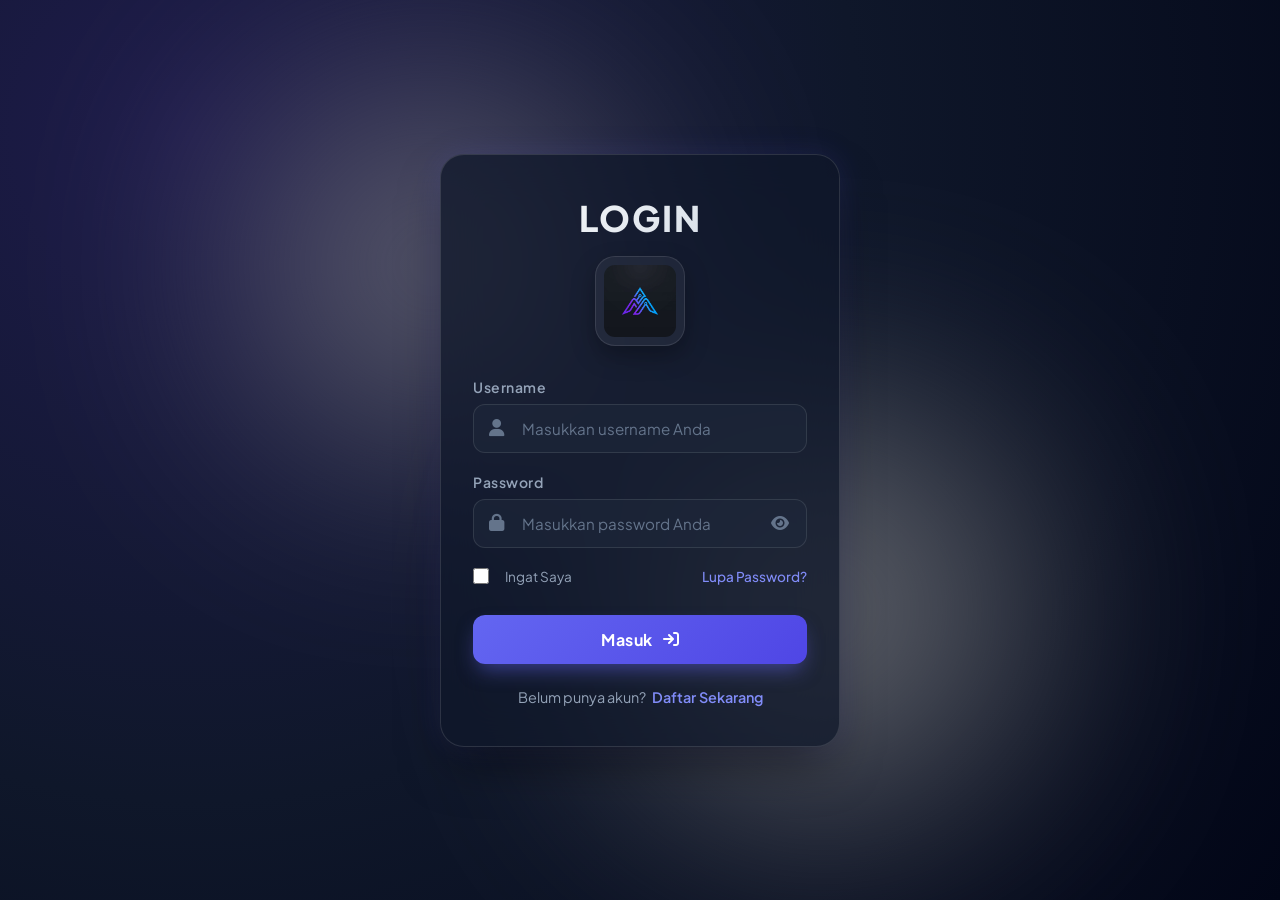
<file: index.html>
<!DOCTYPE html>
<html lang="id">

<head>
    <meta charset="UTF-8">
    <meta name="viewport" content="width=device-width, initial-scale=1.0">
    <title>Halaman Login</title>
    <link rel="stylesheet" href="stylelogdanres.css">
    <!-- Google Fonts -->
    <link rel="preconnect" href="https://fonts.googleapis.com">
    <link rel="preconnect" href="https://fonts.gstatic.com" crossorigin>
    <link href="https://fonts.googleapis.com/css2?family=Plus+Jakarta+Sans:wght@400;500;600;700;800&display=swap"
        rel="stylesheet">
    <!-- Font Awesome Icons -->
    <link rel="stylesheet" href="https://cdnjs.cloudflare.com/ajax/libs/font-awesome/6.4.0/css/all.min.css">
</head>

<body>
    <div class="login-wrapper">
        <div class="login-card">
            <!-- Header Section -->
            <div class="login-header">
                <h1 class="login-title">LOGIN</h1>
                <!-- Task 4: Script / Image tag to add logo right below the word "LOGIN" -->
                <div class="logo-container">
                    <img src="Asset/logo.png" alt="Logo" id="logo" class="logo-img">
                </div>
            </div>

            <!-- Form Section -->
            <form action="#" method="POST" class="login-form" id="loginForm">
                <!-- Username Input (Task 1: required) -->
                <div class="input-group">
                    <label for="username">Username</label>
                    <div class="input-wrapper">
                        <i class="fa-solid fa-user input-icon"></i>
                        <input type="text" id="username" name="username" placeholder="Masukkan username Anda" required
                            autocomplete="username">
                    </div>
                </div>

                <!-- Password Input (Task 1: required) -->
                <div class="input-group">
                    <label for="password">Password</label>
                    <div class="input-wrapper">
                        <i class="fa-solid fa-lock input-icon"></i>
                        <input type="password" id="password" name="password" placeholder="Masukkan password Anda"
                            required autocomplete="current-password">
                        <button type="button" class="toggle-password" id="togglePassword" aria-label="Lihat password">
                            <i class="fa-solid fa-eye" id="eyeIcon"></i>
                        </button>
                    </div>
                </div>

                <!-- Form Options -->
                <div class="form-options">
                    <label class="remember-me">
                        <input type="checkbox" id="remember">
                        <span class="checkmark"></span>
                        Ingat Saya
                    </label>
                    <a href="#" class="forgot-password">Lupa Password?</a>
                </div>

                <!-- Submit Button -->
                <button type="submit" class="btn-submit">
                    <span>Masuk</span>
                    <i class="fa-solid fa-arrow-right-to-bracket"></i>
                </button>
            </form>

            <!-- Bottom Redirect Link -->
            <div class="form-footer">
                <p>Belum punya akun? <a href="register.html" class="link-redirect">Daftar Sekarang</a></p>
            </div>
        </div>
    </div>

    <script>
        // Toggle Password Visibility
        const togglePassword = document.getElementById('togglePassword');
        const passwordInput = document.getElementById('password');
        const eyeIcon = document.getElementById('eyeIcon');

        if (togglePassword && passwordInput && eyeIcon) {
            togglePassword.addEventListener('click', function () {
                const type = passwordInput.getAttribute('type') === 'password' ? 'text' : 'password';
                passwordInput.setAttribute('type', type);
                eyeIcon.classList.toggle('fa-eye');
                eyeIcon.classList.toggle('fa-eye-slash');
            });
        }

        // Form Submit Handler Demo
        document.getElementById('loginForm').addEventListener('submit', function (e) {
            e.preventDefault();
            const username = document.getElementById('username').value;
            alert('Login Berhasil! Selamat datang, ' + username);
        });
    </script>
</body>

</html>
</file>
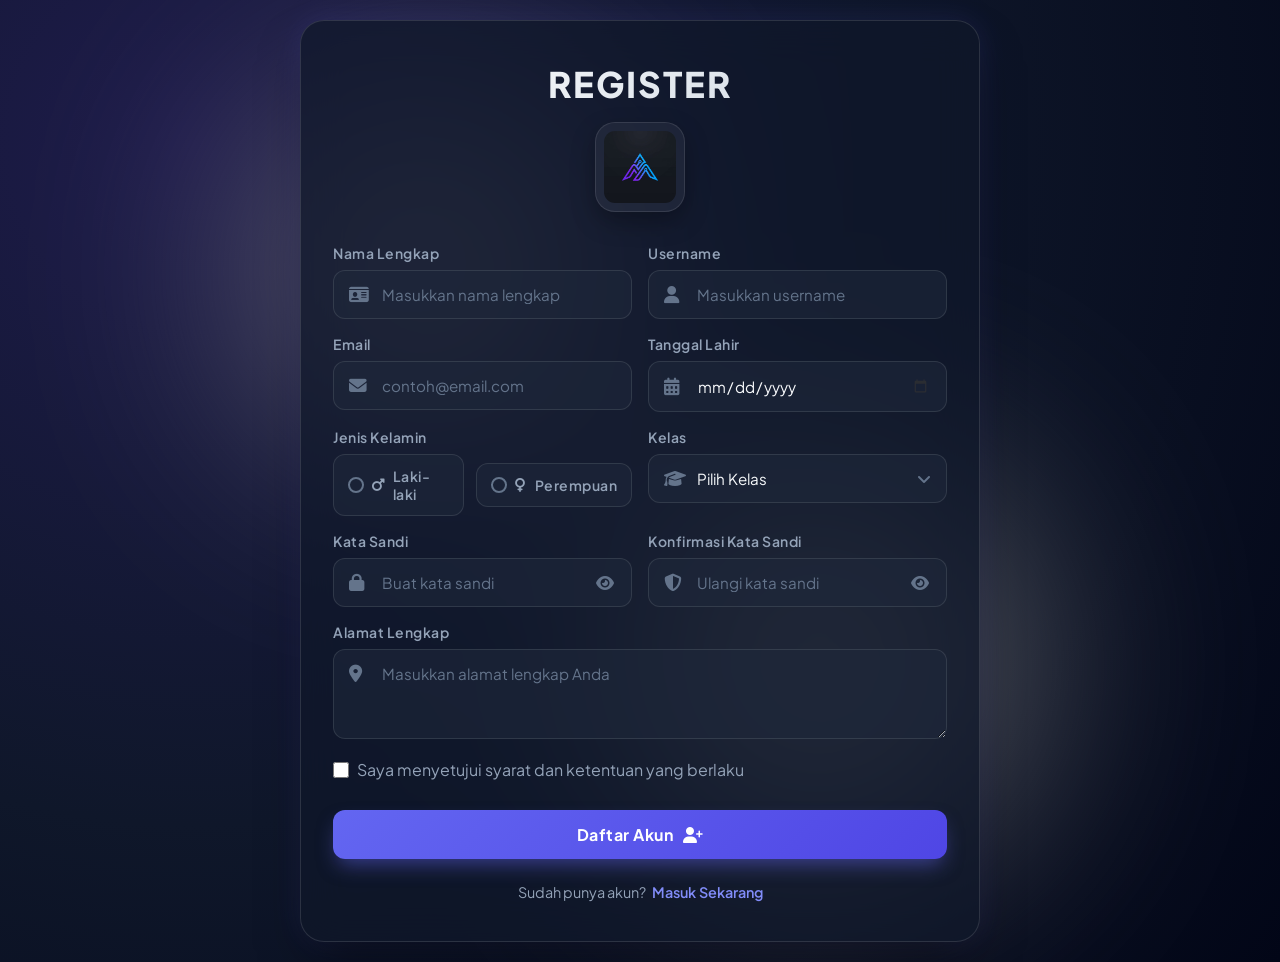
<file: register.html>
<!DOCTYPE html>
<html lang="id">

<head>
    <meta charset="UTF-8">
    <meta name="viewport" content="width=device-width, initial-scale=1.0">
    <title>Halaman Registrasi</title>
    <link rel="stylesheet" href="stylelogdanres.css">
    <!-- Google Fonts -->
    <link rel="preconnect" href="https://fonts.googleapis.com">
    <link rel="preconnect" href="https://fonts.gstatic.com" crossorigin>
    <link href="https://fonts.googleapis.com/css2?family=Plus+Jakarta+Sans:wght@400;500;600;700;800&display=swap"
        rel="stylesheet">
    <!-- Font Awesome Icons -->
    <link rel="stylesheet" href="https://cdnjs.cloudflare.com/ajax/libs/font-awesome/6.4.0/css/all.min.css">
</head>

<body>
    <div class="register-wrapper">
        <div class="login-card">
            <!-- Header Section -->
            <div class="login-header">
                <h1 class="login-title">REGISTER</h1>
                <div class="logo-container">
                    <img src="Asset/logo.png" alt="Logo" id="logo" class="logo-img">
                </div>
            </div>

            <!-- Form Section -->
            <form action="#" method="POST" class="login-form" id="registerForm" onsubmit="cekRegister(event)"
                novalidate>
                <div class="form-grid">
                    <!-- Nama Lengkap -->
                    <div class="input-group">
                        <label for="fullname">Nama Lengkap</label>
                        <div class="input-wrapper">
                            <i class="fa-solid fa-id-card input-icon"></i>
                            <input type="text" id="fullname" name="fullname" placeholder="Masukkan nama lengkap"
                                required autocomplete="name">
                        </div>
                    </div>

                    <!-- Username -->
                    <div class="input-group">
                        <label for="username">Username</label>
                        <div class="input-wrapper">
                            <i class="fa-solid fa-user input-icon"></i>
                            <input type="text" id="username" name="username" placeholder="Masukkan username" required
                                autocomplete="username">
                        </div>
                    </div>

                    <!-- Email -->
                    <div class="input-group">
                        <label for="email">Email</label>
                        <div class="input-wrapper">
                            <i class="fa-solid fa-envelope input-icon"></i>
                            <input type="email" id="email" name="email" placeholder="contoh@email.com" required
                                autocomplete="email">
                        </div>
                    </div>

                    <!-- Tanggal Lahir -->
                    <div class="input-group">
                        <label for="birthdate">Tanggal Lahir</label>
                        <div class="input-wrapper">
                            <i class="fa-solid fa-calendar-days input-icon"></i>
                            <input type="date" id="birthdate" name="birthdate" required>
                        </div>
                    </div>

                    <!-- Jenis Kelamin -->
                    <div class="input-group">
                        <label>Jenis Kelamin</label>
                        <div class="radio-group">
                            <label class="radio-option">
                                <input type="radio" name="gender" value="Laki-laki" required>
                                <span class="radio-custom"></span>
                                <i class="fa-solid fa-mars"></i>
                                <span>Laki-laki</span>
                            </label>
                            <label class="radio-option">
                                <input type="radio" name="gender" value="Perempuan" required>
                                <span class="radio-custom"></span>
                                <i class="fa-solid fa-venus"></i>
                                <span>Perempuan</span>
                            </label>
                        </div>
                    </div>

                    <!-- Kelas -->
                    <div class="input-group">
                        <label for="kelas">Kelas</label>
                        <div class="input-wrapper select-wrapper">
                            <i class="fa-solid fa-graduation-cap input-icon"></i>
                            <select id="kelas" name="kelas" required>
                                <option value="" disabled selected>Pilih Kelas</option>
                                <option value="XI PPLG 1">XI PPLG 1</option>
                                <option value="XI PPLG 2">XI PPLG 2</option>
                                <option value="XI PPLG 3">XI PPLG 3</option>
                                <option value="XI PPLG 4">XI PPLG 4</option>
                                <option value="XI PPLG 5">XI PPLG 5</option>
                                <option value="XI PPLG 6">XI PPLG 6</option>
                            </select>
                        </div>
                    </div>

                    <!-- Kata Sandi -->
                    <div class="input-group">
                        <label for="password">Kata Sandi</label>
                        <div class="input-wrapper">
                            <i class="fa-solid fa-lock input-icon"></i>
                            <input type="password" id="password" name="password" placeholder="Buat kata sandi" required
                                autocomplete="new-password">
                            <button type="button" class="toggle-password" id="togglePassword"
                                aria-label="Lihat password">
                                <i class="fa-solid fa-eye" id="eyeIcon"></i>
                            </button>
                        </div>
                    </div>

                    <!-- Konfirmasi Kata Sandi -->
                    <div class="input-group">
                        <label for="confirmPassword">Konfirmasi Kata Sandi</label>
                        <div class="input-wrapper">
                            <i class="fa-solid fa-shield-halved input-icon"></i>
                            <input type="password" id="confirmPassword" name="confirmPassword"
                                placeholder="Ulangi kata sandi" required autocomplete="new-password">
                            <button type="button" class="toggle-password" id="toggleConfirmPassword"
                                aria-label="Lihat konfirmasi password">
                                <i class="fa-solid fa-eye" id="eyeConfirmIcon"></i>
                            </button>
                        </div>
                    </div>

                    <!-- Alamat (Full Width) -->
                    <div class="input-group full-width">
                        <label for="alamat">Alamat Lengkap</label>
                        <div class="input-wrapper textarea-wrapper">
                            <i class="fa-solid fa-location-dot input-icon"></i>
                            <textarea id="alamat" name="alamat" placeholder="Masukkan alamat lengkap Anda" rows="3"
                                required></textarea>
                        </div>
                    </div>
                </div>

                <!-- Checkbox Syarat & Ketentuan -->
                <div class="terms-group">
                    <label class="remember-me">
                        <input type="checkbox" id="terms" name="terms" required>
                        <span>Saya menyetujui syarat dan ketentuan yang berlaku</span>
                    </label>
                </div>

                <!-- Submit Button -->
                <button type="submit" class="btn-submit">
                    <span>Daftar Akun</span>
                    <i class="fa-solid fa-user-plus"></i>
                </button>
            </form>

            <!-- Bottom Redirect Link -->
            <div class="form-footer">
                <p>Sudah punya akun? <a href="index.html" class="link-redirect">Masuk Sekarang</a></p>
            </div>
        </div>
    </div>

    <script>
        // Toggle Password Visibility
        const togglePassword = document.getElementById('togglePassword');
        const passwordInput = document.getElementById('password');
        const eyeIcon = document.getElementById('eyeIcon');

        if (togglePassword && passwordInput && eyeIcon) {
            togglePassword.addEventListener('click', function () {
                const type = passwordInput.getAttribute('type') === 'password' ? 'text' : 'password';
                passwordInput.setAttribute('type', type);
                eyeIcon.classList.toggle('fa-eye');
                eyeIcon.classList.toggle('fa-eye-slash');
            });
        }

        // Toggle Confirm Password Visibility
        const toggleConfirmPassword = document.getElementById('toggleConfirmPassword');
        const confirmPasswordInput = document.getElementById('confirmPassword');
        const eyeConfirmIcon = document.getElementById('eyeConfirmIcon');

        if (toggleConfirmPassword && confirmPasswordInput && eyeConfirmIcon) {
            toggleConfirmPassword.addEventListener('click', function () {
                const type = confirmPasswordInput.getAttribute('type') === 'password' ? 'text' : 'password';
                confirmPasswordInput.setAttribute('type', type);
                eyeConfirmIcon.classList.toggle('fa-eye');
                eyeConfirmIcon.classList.toggle('fa-eye-slash');
            });
        }

        function tampilkanPesan() {
            alert('Selamat belajar JavaScript!');
        }

        // Form Submit Handler & Password Matching Validation
        function cekRegister(e) {
            if (e) e.preventDefault();

            const kelasInput = document.getElementById('kelas');
            if (!kelasInput.value) {
                alert('Silakan pilih kelas!');
                kelasInput.focus();
                return false;
            }

            const pass = passwordInput.value;
            const confirmPass = confirmPasswordInput.value;

            if (pass.length < 8) {
                alert('Password minimal 8 karakter!');
                passwordInput.focus();
                return false;
            }

            if (pass !== confirmPass) {
                alert('Konfirmasi kata sandi tidak cocok! Silakan periksa kembali.');
                confirmPasswordInput.focus();
                return false;
            }

            const terms = document.getElementById('terms');
            if (!terms.checked) {
                alert('Anda harus menyetujui syarat dan ketentuan yang berlaku!');
                terms.focus();
                return false;
            }

            const fullname = document.getElementById('fullname').value;
            alert('Pendaftaran Berhasil! Selamat bergabung, ' + fullname);
            tampilkanPesan();
            return true;
        }

        document.getElementById('registerForm').addEventListener('submit', cekRegister);
    </script>
</body>

</html>
</file>
<file: stylelogdanres.css>
* {
    margin: 0;
    padding: 0;
    box-sizing: border-box;
    font-family: 'Plus Jakarta Sans', -apple-system, BlinkMacSystemFont, sans-serif;
}

body {
    min-height: 100vh;
    display: flex;
    justify-content: center;
    align-items: center;
    background: radial-gradient(circle at 15% 15%, #1e1b4b 0%, #0f172a 50%, #020617 100%);
    overflow-x: hidden;
    position: relative;
    color: #f8fafc;
}

/* Background animated glow orbs */
body::before,
body::after {
    content: '';
    position: absolute;
    border-radius: 50%;
    filter: blur(120px);
    z-index: 0;
    opacity: 0.6;
    animation: floatOrb 10s ease-in-out infinite alternate;
}

body::before {
    width: 350px;
    height: 350px;
    background: #949494;
    top: 10%;
    left: 20%;
}

body::after {
    width: 400px;
    height: 400px;
    background: #9e9e9e;
    bottom: 10%;
    right: 20%;
    animation-delay: -5s;
}

@keyframes floatOrb {
    0% {
        transform: translate(0, 0) scale(1);
    }

    100% {
        transform: translate(30px, -40px) scale(1.1);
    }
}

.login-wrapper {
    position: relative;
    z-index: 1;
    width: 100%;
    max-width: 440px;
    padding: 20px;
}

.login-card {
    background: rgba(15, 23, 42, 0.75);
    backdrop-filter: blur(20px);
    -webkit-backdrop-filter: blur(20px);
    border: 1px solid rgba(255, 255, 255, 0.12);
    border-radius: 24px;
    padding: 40px 32px;
    box-shadow: 0 25px 50px -12px rgba(0, 0, 0, 0.5),
        0 0 30px rgba(99, 102, 241, 0.15);
    transition: transform 0.3s ease, box-shadow 0.3s ease;
}

.login-card:hover {
    border-color: rgba(99, 102, 241, 0.3);
    box-shadow: 0 30px 60px -12px rgba(0, 0, 0, 0.6),
        0 0 40px rgba(99, 102, 241, 0.25);
}

/* Header Section */
.login-header {
    text-align: center;
    margin-bottom: 32px;
}

.login-title {
    font-size: 2.2rem;
    font-weight: 800;
    letter-spacing: 2px;
    background: linear-gradient(135deg, #ffffff 0%, #cbd5e1 100%);
    -webkit-background-clip: text;
    -webkit-text-fill-color: transparent;
    margin-bottom: 16px;
    text-transform: uppercase;
}

/* Logo container & image */
.logo-container {
    display: flex;
    justify-content: center;
    align-items: center;
    margin-top: 8px;
}

.logo-img {
    width: 90px;
    height: 90px;
    object-fit: contain;
    border-radius: 20px;
    padding: 8px;
    background: rgba(255, 255, 255, 0.05);
    border: 1px solid rgba(255, 255, 255, 0.1);
    box-shadow: 0 10px 25px rgba(0, 0, 0, 0.3);
    transition: transform 0.4s cubic-bezier(0.34, 1.56, 0.64, 1), border-color 0.3s;
}

.logo-img:hover {
    transform: scale(1.08) rotate(2deg);
    border-color: rgba(99, 102, 241, 0.5);
}

/* Form Styles */
.login-form {
    display: flex;
    flex-direction: column;
    gap: 20px;
}

.input-group {
    display: flex;
    flex-direction: column;
    gap: 8px;
}

.input-group label {
    font-size: 0.875rem;
    font-weight: 600;
    color: #94a3b8;
    letter-spacing: 0.5px;
}

.input-wrapper {
    position: relative;
    display: flex;
    align-items: center;
}

.input-icon {
    position: absolute;
    left: 16px;
    color: #64748b;
    font-size: 1.1rem;
    transition: color 0.3s ease;
}

.input-wrapper input {
    width: 100%;
    padding: 14px 16px 14px 48px;
    background: rgba(30, 41, 59, 0.6);
    border: 1.5px solid rgba(255, 255, 255, 0.1);
    border-radius: 12px;
    color: #f8fafc;
    font-size: 0.95rem;
    outline: none;
    transition: all 0.3s ease;
}

.input-wrapper input::placeholder {
    color: #64748b;
}

.input-wrapper input:focus {
    background: rgba(30, 41, 59, 0.9);
    border-color: #6366f1;
    box-shadow: 0 0 0 4px rgba(99, 102, 241, 0.2);
}

.input-wrapper input:focus+.input-icon,
.input-wrapper input:focus~.input-icon {
    color: #818cf8;
}

.toggle-password {
    position: absolute;
    right: 14px;
    background: none;
    border: none;
    color: #64748b;
    cursor: pointer;
    font-size: 1rem;
    padding: 4px;
    display: flex;
    align-items: center;
    justify-content: center;
    transition: color 0.3s ease;
}

.toggle-password:hover {
    color: #818cf8;
}

/* Options (Remember & Forgot) */
.form-options {
    display: flex;
    justify-content: space-between;
    align-items: center;
    font-size: 0.85rem;
}

.remember-me {
    display: flex;
    align-items: center;
    gap: 8px;
    color: #94a3b8;
    cursor: pointer;
    user-select: none;
}

.remember-me input[type="checkbox"] {
    accent-color: #6366f1;
    width: 16px;
    height: 16px;
    cursor: pointer;
}

.forgot-password {
    color: #818cf8;
    text-decoration: none;
    font-weight: 500;
    transition: color 0.3s ease;
}

.forgot-password:hover {
    color: #a5b4fc;
    text-decoration: underline;
}

/* Submit Button */
.btn-submit {
    width: 100%;
    padding: 14px;
    margin-top: 10px;
    background: linear-gradient(135deg, #6366f1 0%, #4f46e5 100%);
    border: none;
    border-radius: 12px;
    color: #ffffff;
    font-size: 1rem;
    font-weight: 700;
    letter-spacing: 0.5px;
    cursor: pointer;
    display: flex;
    justify-content: center;
    align-items: center;
    gap: 10px;
    box-shadow: 0 10px 20px -5px rgba(99, 102, 241, 0.5);
    transition: all 0.3s cubic-bezier(0.34, 1.56, 0.64, 1);
}

.btn-submit:hover {
    background: linear-gradient(135deg, #4f46e5 0%, #4338ca 100%);
    transform: translateY(-2px);
    box-shadow: 0 15px 25px -5px rgba(99, 102, 241, 0.6);
}

.btn-submit:active {
    transform: translateY(0);
}

/* Register Page & Grid Layout */
.register-wrapper {
    position: relative;
    z-index: 1;
    width: 100%;
    max-width: 720px;
    padding: 20px;
}

.form-grid {
    display: grid;
    grid-template-columns: repeat(2, 1fr);
    gap: 16px;
}

.full-width {
    grid-column: span 2;
}

/* Select Dropdown Styling */
.input-wrapper select {
    width: 100%;
    padding: 14px 40px 14px 48px;
    background: rgba(30, 41, 59, 0.6);
    border: 1.5px solid rgba(255, 255, 255, 0.1);
    border-radius: 12px;
    color: #f8fafc;
    font-size: 0.95rem;
    outline: none;
    transition: all 0.3s ease;
    appearance: none;
    -webkit-appearance: none;
    -moz-appearance: none;
    cursor: pointer;
}

.input-wrapper select option {
    background-color: #0f172a;
    color: #f8fafc;
}

.input-wrapper select:focus {
    background: rgba(30, 41, 59, 0.9);
    border-color: #6366f1;
    box-shadow: 0 0 0 4px rgba(99, 102, 241, 0.2);
}

.input-wrapper select:focus+.input-icon {
    color: #818cf8;
}

.select-wrapper {
    position: relative;
}

.select-wrapper::after {
    content: '\f107';
    font-family: 'Font Awesome 6 Free';
    font-weight: 900;
    position: absolute;
    right: 16px;
    color: #64748b;
    pointer-events: none;
    transition: color 0.3s ease;
}

.select-wrapper:focus-within::after {
    color: #818cf8;
}

/* Date Picker Styling */
.input-wrapper input[type="date"] {
    color-scheme: dark;
}

.input-wrapper input[type="date"]::-webkit-calendar-picker-indicator {
    cursor: pointer;
    filter: invert(0.8);
    opacity: 0.7;
    transition: opacity 0.3s ease;
}

.input-wrapper input[type="date"]::-webkit-calendar-picker-indicator:hover {
    opacity: 1;
}

/* Textarea Styling */
.textarea-wrapper {
    align-items: flex-start;
}

.textarea-wrapper .input-icon {
    top: 16px;
}

.textarea-wrapper textarea {
    width: 100%;
    padding: 14px 16px 14px 48px;
    background: rgba(30, 41, 59, 0.6);
    border: 1.5px solid rgba(255, 255, 255, 0.1);
    border-radius: 12px;
    color: #f8fafc;
    font-size: 0.95rem;
    outline: none;
    transition: all 0.3s ease;
    resize: vertical;
    min-height: 90px;
    font-family: inherit;
}

.textarea-wrapper textarea::placeholder {
    color: #64748b;
}

.textarea-wrapper textarea:focus {
    background: rgba(30, 41, 59, 0.9);
    border-color: #6366f1;
    box-shadow: 0 0 0 4px rgba(99, 102, 241, 0.2);
}

.textarea-wrapper textarea:focus+.input-icon {
    color: #818cf8;
}

/* Radio Button Group Styling */
.radio-group {
    display: flex;
    gap: 12px;
    align-items: center;
    min-height: 48px;
}

.radio-option {
    flex: 1;
    display: flex;
    align-items: center;
    justify-content: center;
    gap: 8px;
    padding: 12px 14px;
    background: rgba(30, 41, 59, 0.6);
    border: 1.5px solid rgba(255, 255, 255, 0.1);
    border-radius: 12px;
    color: #94a3b8;
    font-size: 0.9rem;
    font-weight: 500;
    cursor: pointer;
    transition: all 0.3s ease;
    user-select: none;
}

.radio-option:hover {
    background: rgba(30, 41, 59, 0.85);
    border-color: rgba(99, 102, 241, 0.4);
    color: #f8fafc;
}

.radio-option input[type="radio"] {
    display: none;
}

.radio-custom {
    width: 16px;
    height: 16px;
    border: 2px solid #64748b;
    border-radius: 50%;
    position: relative;
    transition: all 0.3s ease;
    flex-shrink: 0;
}

.radio-custom::after {
    content: '';
    width: 8px;
    height: 8px;
    background: #ffffff;
    border-radius: 50%;
    position: absolute;
    top: 50%;
    left: 50%;
    transform: translate(-50%, -50%) scale(0);
    transition: transform 0.2s cubic-bezier(0.34, 1.56, 0.64, 1);
}

.radio-option input[type="radio"]:checked+.radio-custom {
    border-color: #6366f1;
    background-color: #6366f1;
}

.radio-option input[type="radio"]:checked+.radio-custom::after {
    transform: translate(-50%, -50%) scale(1);
}

.radio-option input[type="radio"]:checked~i,
.radio-option input[type="radio"]:checked~span {
    color: #ffffff;
    font-weight: 600;
}

.radio-option:has(input[type="radio"]:checked) {
    background: rgba(99, 102, 241, 0.25);
    border-color: #6366f1;
    box-shadow: 0 0 0 3px rgba(99, 102, 241, 0.15);
    color: #ffffff;
}

/* Bottom Form Footer Link */
.form-footer {
    margin-top: 24px;
    text-align: center;
    font-size: 0.9rem;
    color: #94a3b8;
}

.link-redirect {
    color: #818cf8;
    text-decoration: none;
    font-weight: 600;
    margin-left: 4px;
    transition: color 0.3s ease;
}

.link-redirect:hover {
    color: #a5b4fc;
    text-decoration: underline;
}

/* Responsive Styles */
@media (max-width: 640px) {
    .form-grid {
        grid-template-columns: 1fr;
    }

    .full-width {
        grid-column: span 1;
    }

    .login-card {
        padding: 32px 20px;
    }
}
</file>
